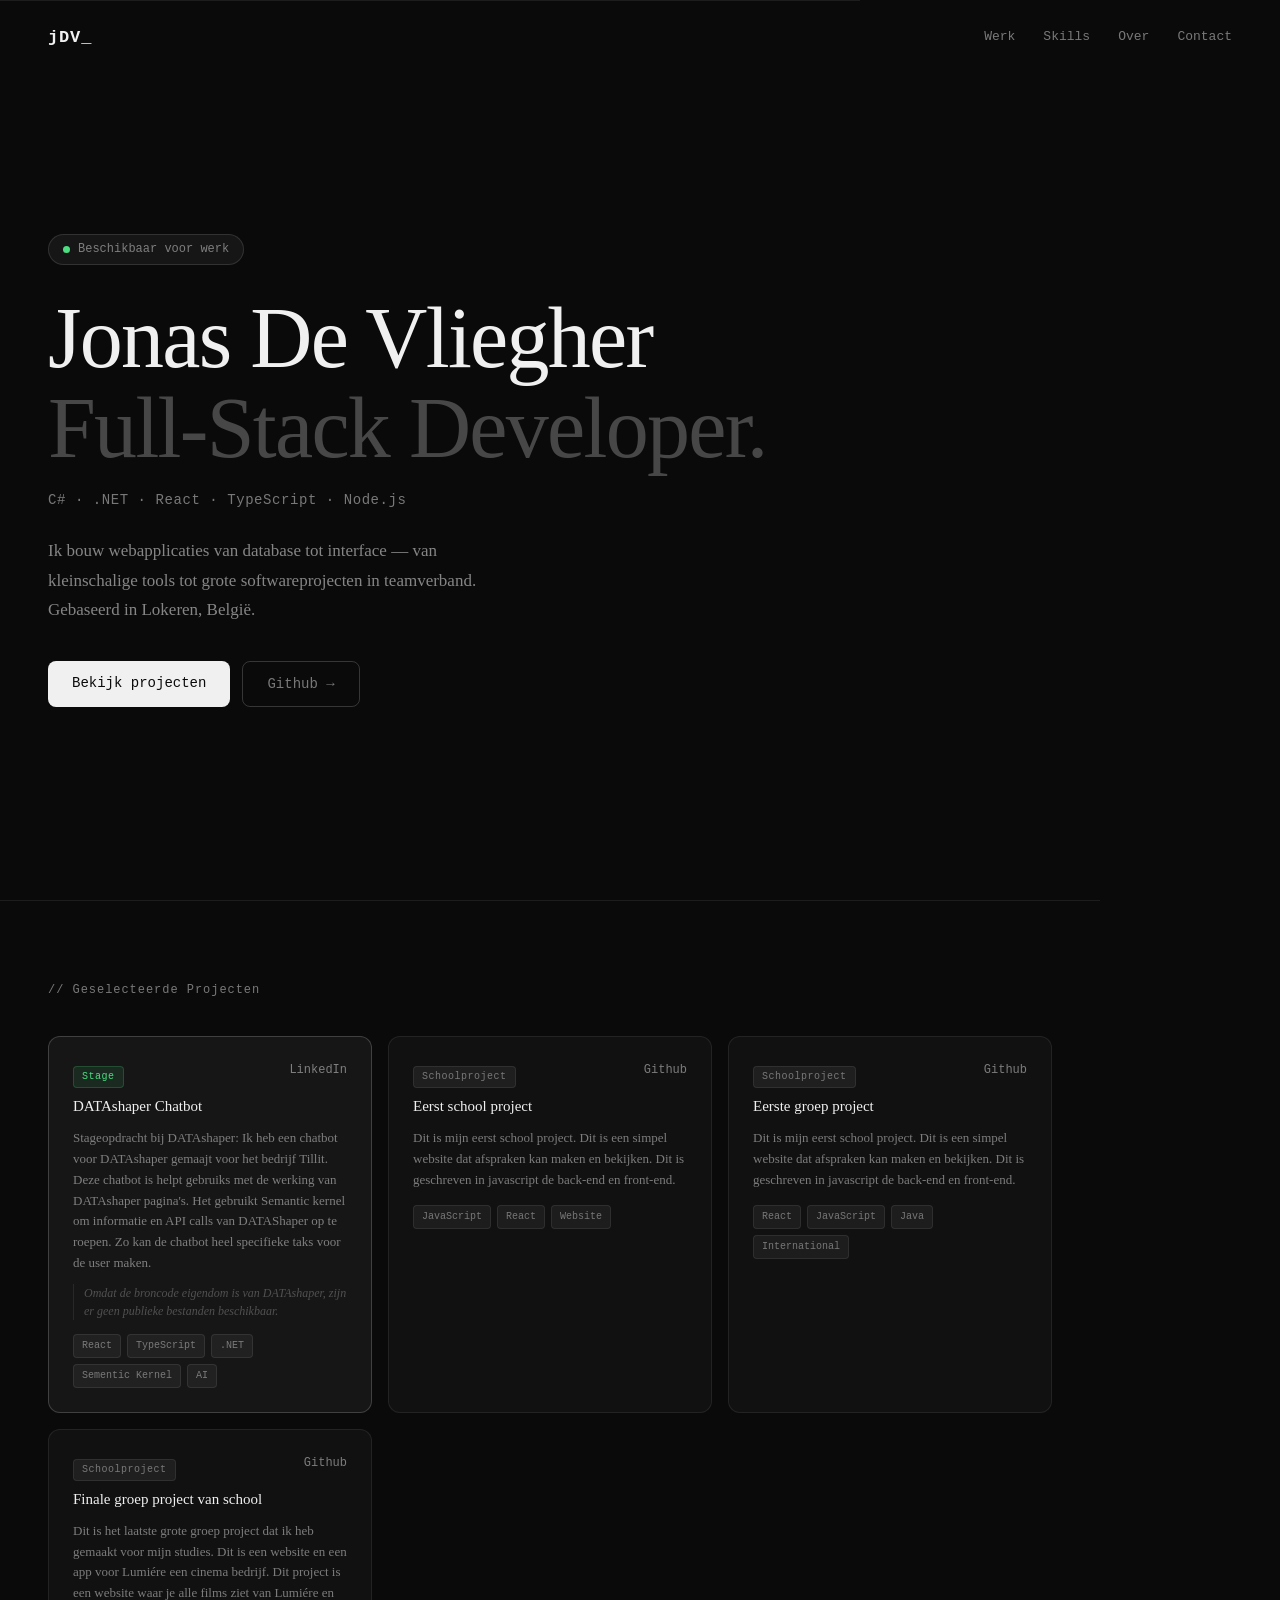
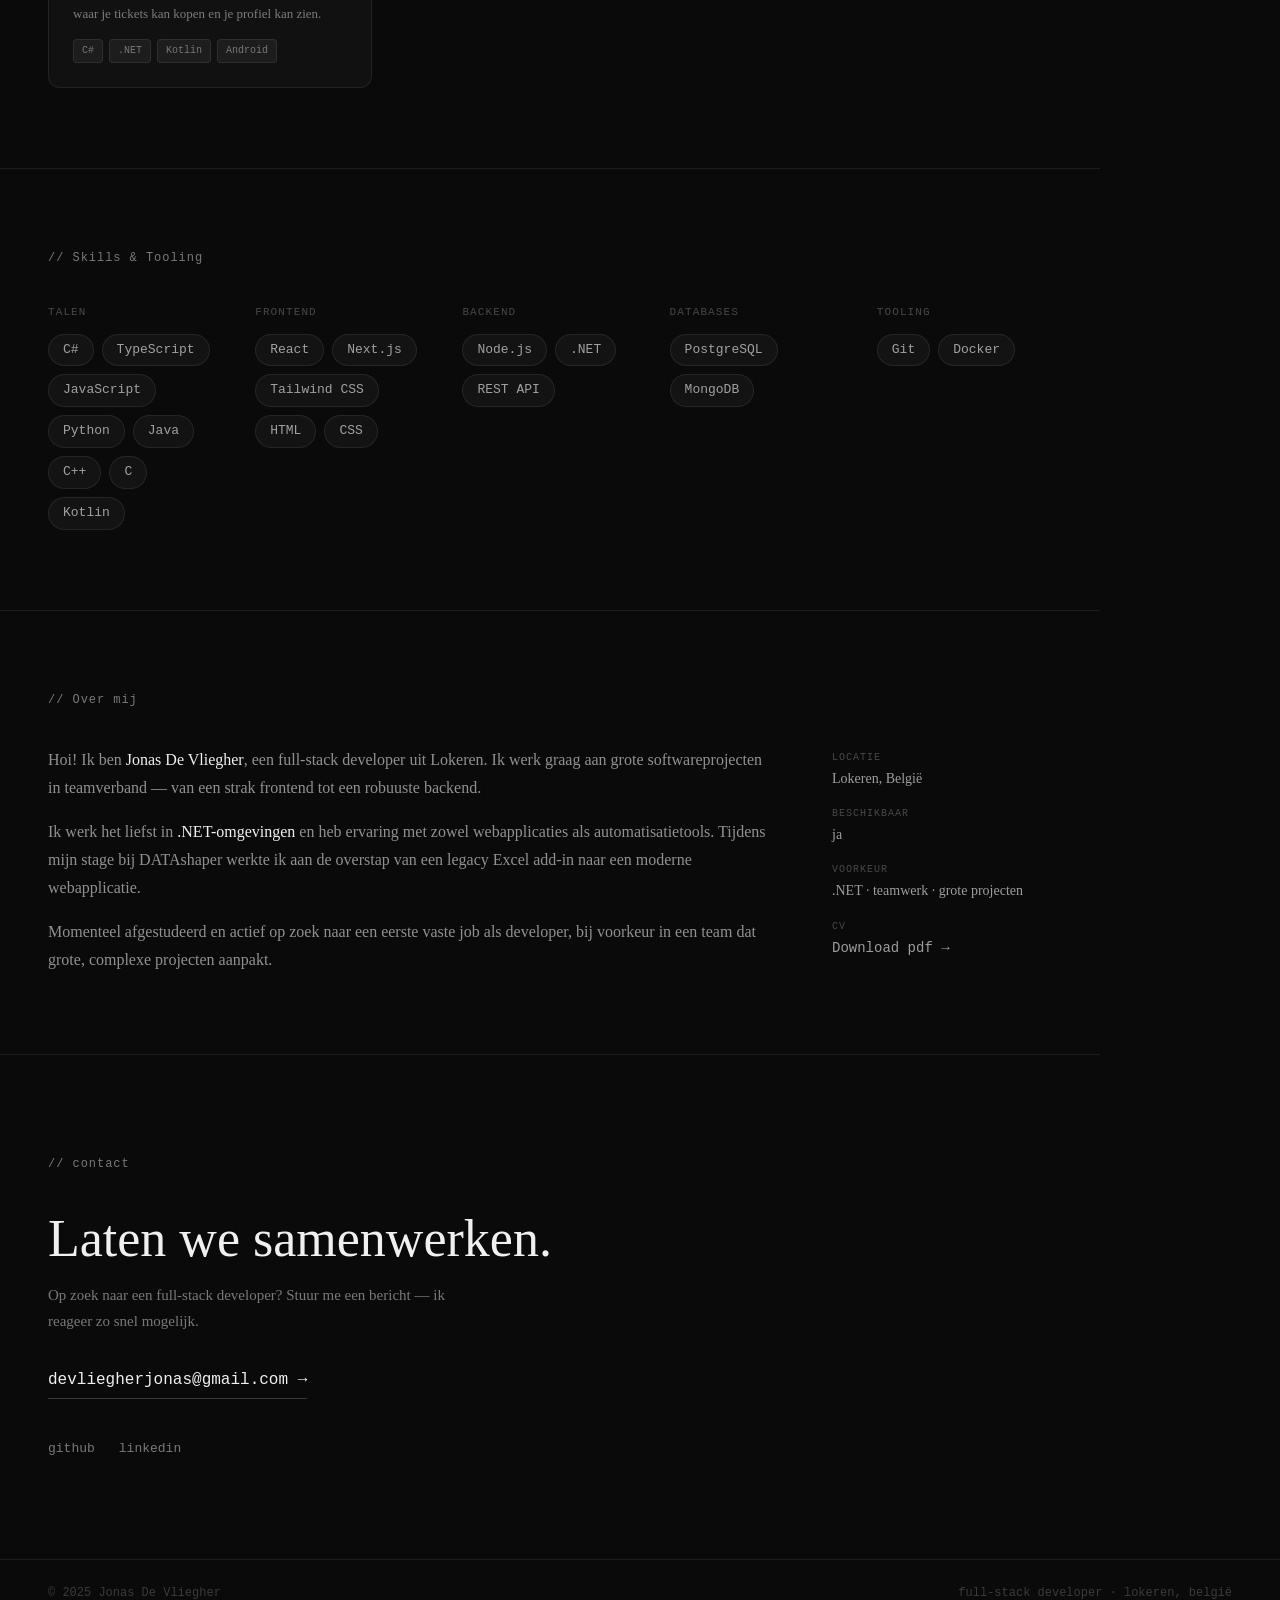
<file: index.html>
<!DOCTYPE html>
<html lang="nl">
<head>
  <meta charset="UTF-8" />
  <meta name="viewport" content="width=device-width, initial-scale=1.0" />
  <title>Jonas De Vliegher — Full-Stack Developer</title>
  <meta name="description" content="Full-Stack Developer gebaseerd in Lokeren, België. C#, .NET, React, TypeScript." />
  <link rel="stylesheet" href="style.css" />
</head>
<body>

  <!-- NAVBAR -->
  <nav id="navbar">
    <span class="nav-logo">jDV_</span>
    <div class="nav-links">
      <a href="#projects">Werk</a>
      <a href="#skills">Skills</a>
      <a href="#about">Over</a>
      <a href="#contact">Contact</a>
    </div>
  </nav>

  <!-- HERO -->
  <section id="hero">
    <div class="badge fade-up">
      <span class="pulse-dot"></span>
      Beschikbaar voor werk
    </div>
    <h1 class="hero-title fade-up d1">
      Jonas De Vliegher<br>
      <span class="dim">Full-Stack Developer.</span>
    </h1>
    <p class="hero-stack fade-up d2">C# · .NET · React · TypeScript · Node.js</p>
    <p class="hero-bio fade-up d3">
      Ik bouw webapplicaties van database tot interface — van kleinschalige tools
      tot grote softwareprojecten in teamverband. Gebaseerd in Lokeren, België.
    </p>
    <div class="hero-actions fade-up d4">
      <a href="#projects" class="btn-primary">Bekijk projecten</a>
      <a href="https://github.com/JonasDeVliegher4" target="_blank" rel="noopener noreferrer" class="btn-secondary">Github →</a>
    </div>
  </section>

  <!-- PROJECTS -->
  <section id="projects">
    <span class="section-label">// Geselecteerde Projecten</span>
    <div class="projects-grid">

      <!-- Stage -->
      <div class="project-card featured">
        <div class="card-top">
          <div>
            <span class="type-badge badge-stage">Stage</span>
            <h3 class="project-title">DATAshaper Chatbot</h3>
          </div>
          <div class="card-links">
            <a href="https://www.linkedin.com/posts/tillit_datashaper-tillit-datastrategie-activity-7463483792855478272-rVcd?utm_source=share&utm_medium=member_desktop&rcm=ACoAAE0BpLEBLDU7LPq6P5zX3p8qAJbvuUrY53A" target="_blank" rel="noopener noreferrer" title="LinkedIn">LinkedIn</a>
          </div>
        </div>
        <p class="project-desc">
          Stageopdracht bij DATAshaper: Ik heb een chatbot voor DATAshaper gemaajt voor het bedrijf Tillit. 
          Deze chatbot is helpt gebruiks met de werking van DATAshaper pagina's. 
          Het gebruikt Semantic kernel om informatie en API calls van DATAShaper op te roepen.
          Zo kan de chatbot heel specifieke taks voor de user maken.
        </p>
        <p class="project-context">
          Omdat de broncode eigendom is van DATAshaper, zijn er geen publieke bestanden beschikbaar.
        </p>
        <div class="tags">
          <span class="tag">React</span>
          <span class="tag">TypeScript</span>
          <span class="tag">.NET</span>
          <span class="tag">Sementic Kernel</span>
          <span class="tag">AI</span>
        </div>
      </div>

      <!-- Schoolproject 2 -->
      <div class="project-card">
        <div class="card-top">
          <div>
            <span class="type-badge badge-school">Schoolproject</span>
            <h3 class="project-title">Eerst school project</h3>
          </div>
          <div class="card-links">
            <a href="https://github.com/JonasDeVliegher4/FirstWebsite-JavaScript" target="_blank" rel="noopener noreferrer" title="GitHub">Github</a>
          </div>
        </div>
        <p class="project-desc">
          Dit is mijn eerst school project. Dit is een simpel website dat afspraken kan maken en bekijken. Dit is geschreven in javascript de back-end en front-end.
        </p>
        <div class="tags">
          <span class="tag">JavaScript</span>
          <span class="tag">React</span>
          <span class="tag">Website</span>
        </div>
      </div>

      <!-- Schoolproject 3 -->
      <div class="project-card">
        <div class="card-top">
          <div>
            <span class="type-badge badge-school">Schoolproject</span>
            <h3 class="project-title">Eerste groep project</h3>
          </div>
          <div class="card-links">
            <a href="https://github.com/JonasDeVliegher4/FirstWebsite-JavaScript" target="_blank" rel="noopener noreferrer" title="GitHub">Github</a>
          </div>
        </div>
        <p class="project-desc">
          Dit is mijn eerst school project. Dit is een simpel website dat afspraken kan maken en bekijken. Dit is geschreven in javascript de back-end en front-end.
        </p>
        <div class="tags">
          <span class="tag">React</span>
          <span class="tag">JavaScript</span>
          <span class="tag">Java</span>
          <span class="tag">International</span>
        </div>
      </div>

       <!-- Schoolproject 4 -->
      <div class="project-card">
        <div class="card-top">
          <div>
            <span class="type-badge badge-school">Schoolproject</span>
            <h3 class="project-title">Finale groep project van school</h3>
          </div>
          <div class="card-links">
            <a href="https://github.com/JonasDeVliegher4/FinalGroupProject-School" target="_blank" rel="noopener noreferrer" title="GitHub">Github</a>
          </div>
        </div>
        <p class="project-desc">
          Dit is het laatste grote groep project dat ik heb gemaakt voor mijn studies. Dit is een website en een app voor Lumiére een cinema bedrijf. Dit project is een website waar je alle films ziet van Lumiére en waar je tickets kan kopen en je profiel kan zien.
        </p>
        <div class="tags">
          <span class="tag">C#</span>
          <span class="tag">.NET</span>
          <span class="tag">Kotlin</span>
          <span class="tag">Android</span>
        </div>
      </div>

    </div>
  </section>

  <!-- SKILLS -->
  <section id="skills">
    <span class="section-label">// Skills & Tooling</span>
    <div class="skills-grid">
      <div>
        <span class="skill-category">talen</span>
        <div class="pills">
          <span class="pill">C#</span>
          <span class="pill">TypeScript</span>
          <span class="pill">JavaScript</span>
          <span class="pill">Python</span>
          <span class="pill">Java</span>
          <span class="pill">C++</span>
          <span class="pill">C</span>
          <span class="pill">Kotlin</span>
        </div>
      </div>
      <div>
        <span class="skill-category">frontend</span>
        <div class="pills">
          <span class="pill">React</span>
          <span class="pill">Next.js</span>
          <span class="pill">Tailwind CSS</span>
          <span class="pill">HTML</span>
          <span class="pill">CSS</span>
        </div>
      </div>
      <div>
        <span class="skill-category">backend</span>
        <div class="pills">
          <span class="pill">Node.js</span>
          <span class="pill">.NET</span>
          <span class="pill">REST API</span>
        </div>
      </div>
      <div>
        <span class="skill-category">databases</span>
        <div class="pills">
          <span class="pill">PostgreSQL</span>
          <span class="pill">MongoDB</span>
        </div>
      </div>
      <div>
        <span class="skill-category">tooling</span>
        <div class="pills">
          <span class="pill">Git</span>
          <span class="pill">Docker</span>
        </div>
      </div>
    </div>
  </section>

  <!-- ABOUT -->
  <section id="about">
    <span class="section-label">// Over mij</span>
    <div class="about-content">
      <div class="about-text">
        <p>
          Hoi! Ik ben <strong>Jonas De Vliegher</strong>, een full-stack developer uit Lokeren.
          Ik werk graag aan grote softwareprojecten in teamverband — van een strak frontend
          tot een robuuste backend.
        </p>
        <p>
          Ik werk het liefst in <strong>.NET-omgevingen</strong> en heb ervaring met zowel
          webapplicaties als automatisatietools. Tijdens mijn stage bij DATAshaper werkte ik
          aan de overstap van een legacy Excel add-in naar een moderne webapplicatie.
        </p>
        <p>
          Momenteel afgestudeerd en actief op zoek naar een eerste vaste job als developer,
          bij voorkeur in een team dat grote, complexe projecten aanpakt.
        </p>
      </div>
      <div class="meta">
        <div class="meta-item">
          <span class="meta-key">locatie</span>
          <span class="meta-val">Lokeren, België</span>
        </div>
        <div class="meta-item">
          <span class="meta-key">beschikbaar</span>
          <span class="meta-val">ja</span>
        </div>
        <div class="meta-item">
          <span class="meta-key">voorkeur</span>
          <span class="meta-val">.NET · teamwerk · grote projecten</span>
        </div>
        <div class="meta-item">
          <span class="meta-key">cv</span>
          <a href="cv.pdf" download="Jonas_De_Vliegher_CV.pdf" class="meta-link">Download pdf →</a>
        </div>
      </div>
    </div>
  </section>

  <!-- CONTACT -->
  <section id="contact">
    <span class="section-label">// contact</span>
    <h2 class="contact-heading">Laten we samenwerken.</h2>
    <p class="contact-sub">
      Op zoek naar een full-stack developer? Stuur me een bericht — ik reageer zo snel mogelijk.
    </p>
    <a href="mailto:devliegherjonas@gmail.com" class="email-btn">
      devliegherjonas@gmail.com →
    </a>
    <div class="socials">
      <a href="https://github.com/JonasDeVliegher4" target="_blank" rel="noopener noreferrer">github</a>
      <a href="https://www.linkedin.com/in/jonasdevliegher-21580a300" target="_blank" rel="noopener noreferrer">linkedin</a>
    </div>
  </section>

  <!-- FOOTER -->
  <footer>
    <span>© 2025 Jonas De Vliegher</span>
    <span>full-stack developer · lokeren, belgië</span>
  </footer>

  <script>
    // Navbar scroll effect
    const navbar = document.getElementById('navbar');
    window.addEventListener('scroll', () => {
      navbar.classList.toggle('scrolled', window.scrollY > 40);
    });
  </script>

</body>
</html>
</file>
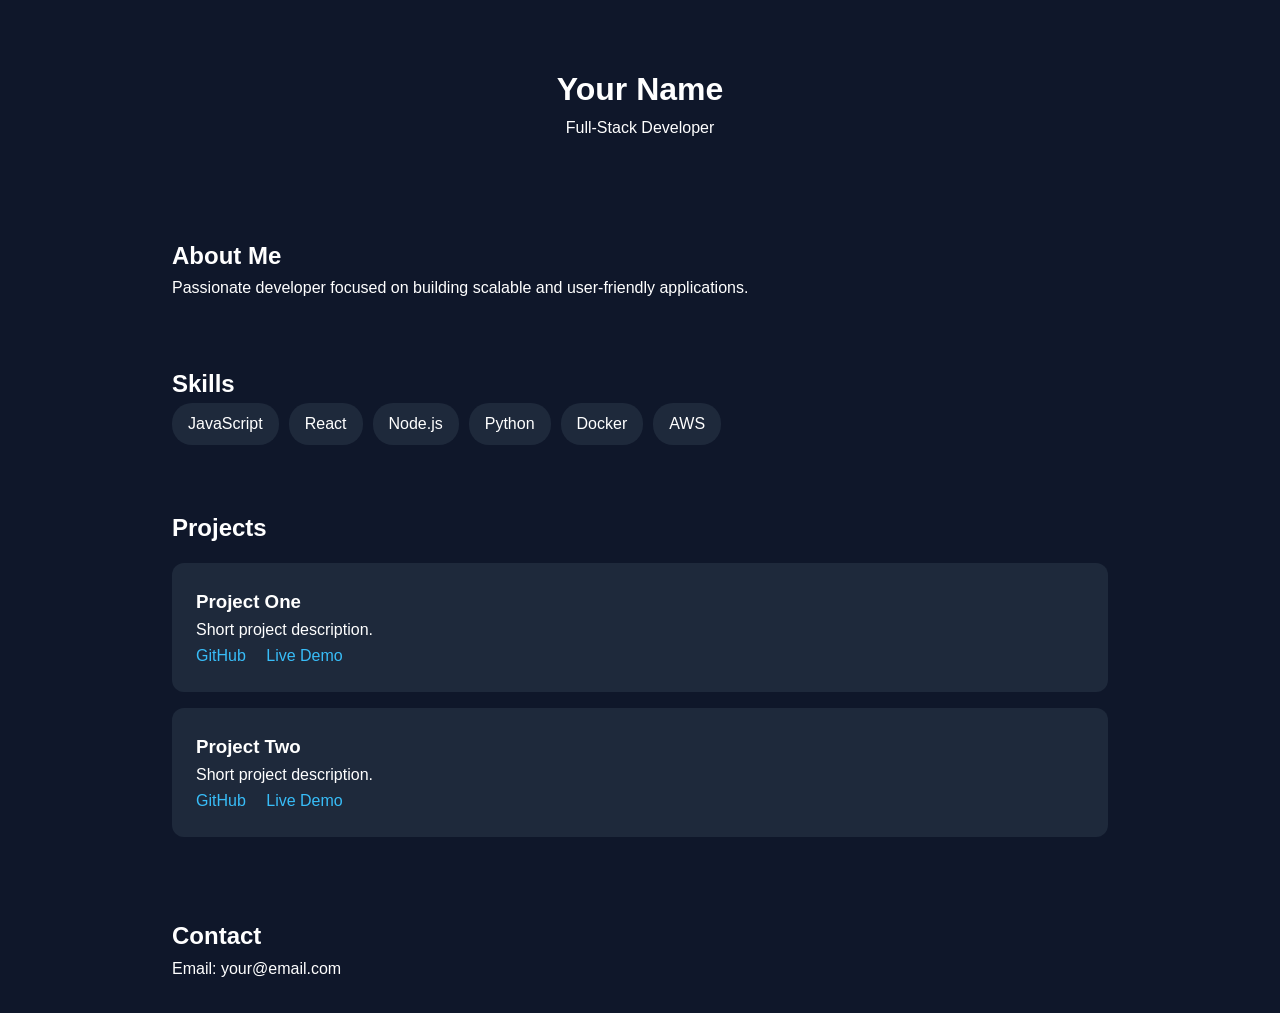
<file: portfolie/index.html>
<!DOCTYPE html>
<html lang="en">
<head>
  <meta charset="UTF-8">
  <meta name="viewport" content="width=device-width, initial-scale=1.0">
  <title>Your Name | Developer Portfolio</title>
  <link rel="stylesheet" href="styles.css">
</head>
<body>

<header>
  <h1>Your Name</h1>
  <p>Full-Stack Developer</p>
</header>

<section id="about">
  <h2>About Me</h2>
  <p>
    Passionate developer focused on building scalable and user-friendly
    applications.
  </p>
</section>

<section id="skills">
  <h2>Skills</h2>
  <div class="skills">
    <span>JavaScript</span>
    <span>React</span>
    <span>Node.js</span>
    <span>Python</span>
    <span>Docker</span>
    <span>AWS</span>
  </div>
</section>

<section id="projects">
  <h2>Projects</h2>

  <div class="project-card">
    <h3>Project One</h3>
    <p>Short project description.</p>
    <a href="#">GitHub</a>
    <a href="#">Live Demo</a>
  </div>

  <div class="project-card">
    <h3>Project Two</h3>
    <p>Short project description.</p>
    <a href="#">GitHub</a>
    <a href="#">Live Demo</a>
  </div>
</section>

<section id="contact">
  <h2>Contact</h2>
  <p>Email: your@email.com</p>
</section>

</body>
</html>
</file>
<file: style.css>
*, *::before, *::after { box-sizing: border-box; margin: 0; padding: 0; }

:root {
  --bg: #0a0a0a;
  --surface: #111;
  --border: rgba(255,255,255,0.08);
  --border-hover: rgba(255,255,255,0.18);
  --text: #f0f0f0;
  --muted: rgba(255,255,255,0.45);
  --green: #4ade80;
  --blue: #60a5fa;
}

html { scroll-behavior: smooth; }

body {
  background: var(--bg);
  color: var(--text);
  font-family: Georgia, "Times New Roman", serif;
  line-height: 1.6;
  -webkit-font-smoothing: antialiased;
}

a { color: inherit; text-decoration: none; }

/* ── ANIMATIONS ── */
@keyframes fadeUp {
  from { opacity: 0; transform: translateY(16px); }
  to   { opacity: 1; transform: translateY(0); }
}
@keyframes pulse {
  0%, 100% { opacity: 1; }
  50%       { opacity: 0.3; }
}

.fade-up { animation: fadeUp 0.6s ease forwards; opacity: 0; }
.d1 { animation-delay: 0.1s; }
.d2 { animation-delay: 0.2s; }
.d3 { animation-delay: 0.3s; }
.d4 { animation-delay: 0.4s; }
.d5 { animation-delay: 0.5s; }

/* ── NAVBAR ── */
nav {
  position: fixed; top: 0; left: 0; right: 0; z-index: 100;
  display: flex; justify-content: space-between; align-items: center;
  padding: 24px 48px;
  transition: background 0.3s, border-color 0.3s, padding 0.3s;
  border-bottom: 0.5px solid transparent;
}
nav.scrolled {
  background: rgba(10,10,10,0.88);
  backdrop-filter: blur(12px);
  border-bottom-color: var(--border);
  padding: 16px 48px;
}
.nav-logo {
  font-size: 17px; font-weight: 600;
  letter-spacing: 0.05em; font-family: monospace;
}
.nav-links { display: flex; gap: 28px; }
.nav-links a {
  font-size: 13px; color: var(--muted);
  font-family: monospace; transition: color 0.2s;
}
.nav-links a:hover { color: var(--text); }

/* ── HERO ── */
#hero {
  min-height: 100vh;
  display: flex; flex-direction: column; justify-content: center;
  padding: 120px 48px 80px;
  max-width: 860px;
}
.badge {
  display: inline-flex; align-items: center; gap: 8px;
  background: rgba(255,255,255,0.05);
  border: 0.5px solid rgba(255,255,255,0.12);
  border-radius: 20px; padding: 5px 14px;
  font-size: 12px; color: var(--muted);
  margin-bottom: 28px; font-family: monospace; width: fit-content;
}
.pulse-dot {
  width: 7px; height: 7px; border-radius: 50%;
  background: var(--green);
  animation: pulse 2s infinite;
}
h1.hero-title {
  font-size: clamp(48px, 8vw, 86px);
  font-weight: 400; line-height: 1.05;
  letter-spacing: -0.02em; margin-bottom: 16px;
}
h1.hero-title .dim { color: rgba(255,255,255,0.25); }
.hero-stack {
  font-family: monospace; font-size: 14px;
  color: var(--muted); margin-bottom: 24px; letter-spacing: 0.04em;
}
.hero-bio {
  font-size: 17px; color: rgba(255,255,255,0.5);
  max-width: 460px; line-height: 1.75; margin-bottom: 36px;
}
.hero-actions { display: flex; gap: 12px; flex-wrap: wrap; }
.btn-primary {
  background: var(--text); color: var(--bg);
  padding: 11px 24px; border-radius: 8px;
  font-size: 14px; font-family: monospace;
  transition: opacity 0.2s; display: inline-block;
}
.btn-primary:hover { opacity: 0.85; }
.btn-secondary {
  background: transparent; color: var(--muted);
  border: 0.5px solid var(--border-hover);
  padding: 11px 24px; border-radius: 8px;
  font-size: 14px; font-family: monospace;
  transition: color 0.2s, border-color 0.2s; display: inline-block;
}
.btn-secondary:hover { color: var(--text); border-color: rgba(255,255,255,0.3); }

/* ── SECTIONS ── */
section {
  padding: 80px 48px;
  border-top: 0.5px solid var(--border);
  max-width: 1100px;
}
.section-label {
  display: block; font-family: monospace;
  font-size: 12px; color: var(--muted);
  letter-spacing: 0.08em; margin-bottom: 36px;
}

/* ── PROJECTS ── */
.projects-grid {
  display: grid;
  grid-template-columns: repeat(auto-fit, minmax(280px, 1fr));
  gap: 16px;
}
.project-card {
  background: rgba(255,255,255,0.03);
  border: 0.5px solid var(--border);
  border-radius: 12px; padding: 24px;
  display: flex; flex-direction: column; gap: 10px;
  transition: border-color 0.2s, background 0.2s;
}
.project-card:hover {
  border-color: var(--border-hover);
  background: rgba(255,255,255,0.05);
}
.project-card.featured {
  border-color: rgba(255,255,255,0.18);
  background: rgba(255,255,255,0.05);
}
.card-top {
  display: flex; justify-content: space-between;
  align-items: flex-start; gap: 12px;
}
.type-badge {
  display: inline-block; font-size: 10px;
  font-family: monospace; border-radius: 4px;
  padding: 2px 8px; margin-bottom: 6px; letter-spacing: 0.05em;
}
.badge-stage {
  background: rgba(74,222,128,0.1); color: #4ade80;
  border: 0.5px solid rgba(74,222,128,0.2);
}
.badge-school {
  background: rgba(255,255,255,0.06); color: rgba(255,255,255,0.4);
  border: 0.5px solid var(--border);
}
.badge-persoonlijk {
  background: rgba(96,165,250,0.1); color: #60a5fa;
  border: 0.5px solid rgba(96,165,250,0.2);
}
.project-title {
  font-size: 15px; font-weight: 500;
  color: var(--text); font-family: Georgia, serif;
}
.card-links { display: flex; gap: 12px; flex-shrink: 0; }
.card-links a {
  font-size: 12px; font-family: monospace;
  color: var(--muted); transition: color 0.2s;
}
.card-links a:hover { color: var(--text); }
.project-desc { font-size: 13px; color: var(--muted); line-height: 1.6; }
.project-context {
  font-size: 12px; color: rgba(255,255,255,0.25);
  line-height: 1.5; font-style: italic;
  border-left: 1.5px solid var(--border); padding-left: 10px;
}
.tags { display: flex; flex-wrap: wrap; gap: 6px; margin-top: 4px; }
.tag {
  font-size: 10px; font-family: monospace;
  color: rgba(255,255,255,0.4);
  background: rgba(255,255,255,0.05);
  border: 0.5px solid var(--border);
  border-radius: 4px; padding: 3px 8px;
}

/* ── SKILLS ── */
.skills-grid {
  display: grid;
  grid-template-columns: repeat(auto-fit, minmax(160px, 1fr));
  gap: 32px;
}
.skill-category {
  display: block; font-family: monospace; font-size: 11px;
  color: rgba(255,255,255,0.25); letter-spacing: 0.1em;
  text-transform: uppercase; margin-bottom: 12px;
}
.pills { display: flex; flex-wrap: wrap; gap: 8px; }
.pill {
  font-size: 13px; font-family: monospace;
  color: rgba(255,255,255,0.6);
  background: rgba(255,255,255,0.04);
  border: 0.5px solid var(--border);
  border-radius: 20px; padding: 5px 14px;
  transition: border-color 0.2s, color 0.2s;
}
.pill:hover { border-color: var(--border-hover); color: var(--text); }

/* ── ABOUT ── */
.about-content {
  display: grid; grid-template-columns: 1fr 220px; gap: 64px; align-items: start;
}
.about-text { display: flex; flex-direction: column; gap: 16px; }
.about-text p { font-size: 16px; color: rgba(255,255,255,0.55); line-height: 1.75; }
.about-text strong { color: var(--text); font-weight: 500; }
.meta { display: flex; flex-direction: column; gap: 16px; padding-top: 4px; }
.meta-item { display: flex; flex-direction: column; gap: 2px; }
.meta-key {
  font-family: monospace; font-size: 10px;
  color: rgba(255,255,255,0.25); text-transform: uppercase; letter-spacing: 0.1em;
}
.meta-val { font-size: 14px; color: rgba(255,255,255,0.6); }
.meta-link {
  font-size: 14px; color: rgba(255,255,255,0.6);
  font-family: monospace; transition: color 0.2s;
}
.meta-link:hover { color: var(--text); }

/* ── CONTACT ── */
#contact { padding: 100px 48px; }
.contact-heading {
  font-size: clamp(32px, 5vw, 52px);
  font-weight: 400; margin-bottom: 16px; line-height: 1.1;
}
.contact-sub {
  font-size: 15px; color: var(--muted);
  max-width: 440px; line-height: 1.7; margin-bottom: 32px;
}
.email-btn {
  display: inline-block; font-family: monospace; font-size: 16px;
  color: var(--text); border-bottom: 0.5px solid var(--border-hover);
  padding-bottom: 4px; transition: border-color 0.2s; margin-bottom: 40px;
}
.email-btn:hover { border-color: var(--text); }
.socials { display: flex; gap: 24px; }
.socials a {
  font-family: monospace; font-size: 13px;
  color: var(--muted); transition: color 0.2s;
}
.socials a:hover { color: var(--text); }

/* ── FOOTER ── */
footer {
  border-top: 0.5px solid var(--border);
  padding: 24px 48px;
  display: flex; justify-content: space-between;
  align-items: center; flex-wrap: wrap; gap: 8px;
}
footer span { font-family: monospace; font-size: 12px; color: rgba(255,255,255,0.2); }

/* ── RESPONSIVE ── */
@media (max-width: 700px) {
  nav, nav.scrolled { padding: 18px 24px; }
  .nav-links { gap: 18px; }
  #hero { padding: 100px 24px 60px; }
  section { padding: 60px 24px; }
  #contact { padding: 60px 24px; }
  .about-content { grid-template-columns: 1fr; gap: 36px; }
  footer { padding: 20px 24px; flex-direction: column; align-items: flex-start; }
}
</file>
<file: portfolie/styles.css>
* {
  margin: 0;
  padding: 0;
  box-sizing: border-box;
}

body {
  font-family: Inter, sans-serif;
  line-height: 1.6;
  background: #0f172a;
  color: white;
}

header {
  text-align: center;
  padding: 4rem 1rem;
}

section {
  max-width: 1000px;
  margin: auto;
  padding: 2rem;
}

.skills {
  display: flex;
  flex-wrap: wrap;
  gap: 10px;
}

.skills span {
  background: #1e293b;
  padding: 8px 16px;
  border-radius: 20px;
}

.project-card {
  background: #1e293b;
  padding: 1.5rem;
  border-radius: 12px;
  margin: 1rem 0;
}

a {
  color: #38bdf8;
  text-decoration: none;
  margin-right: 1rem;
}
</file>
